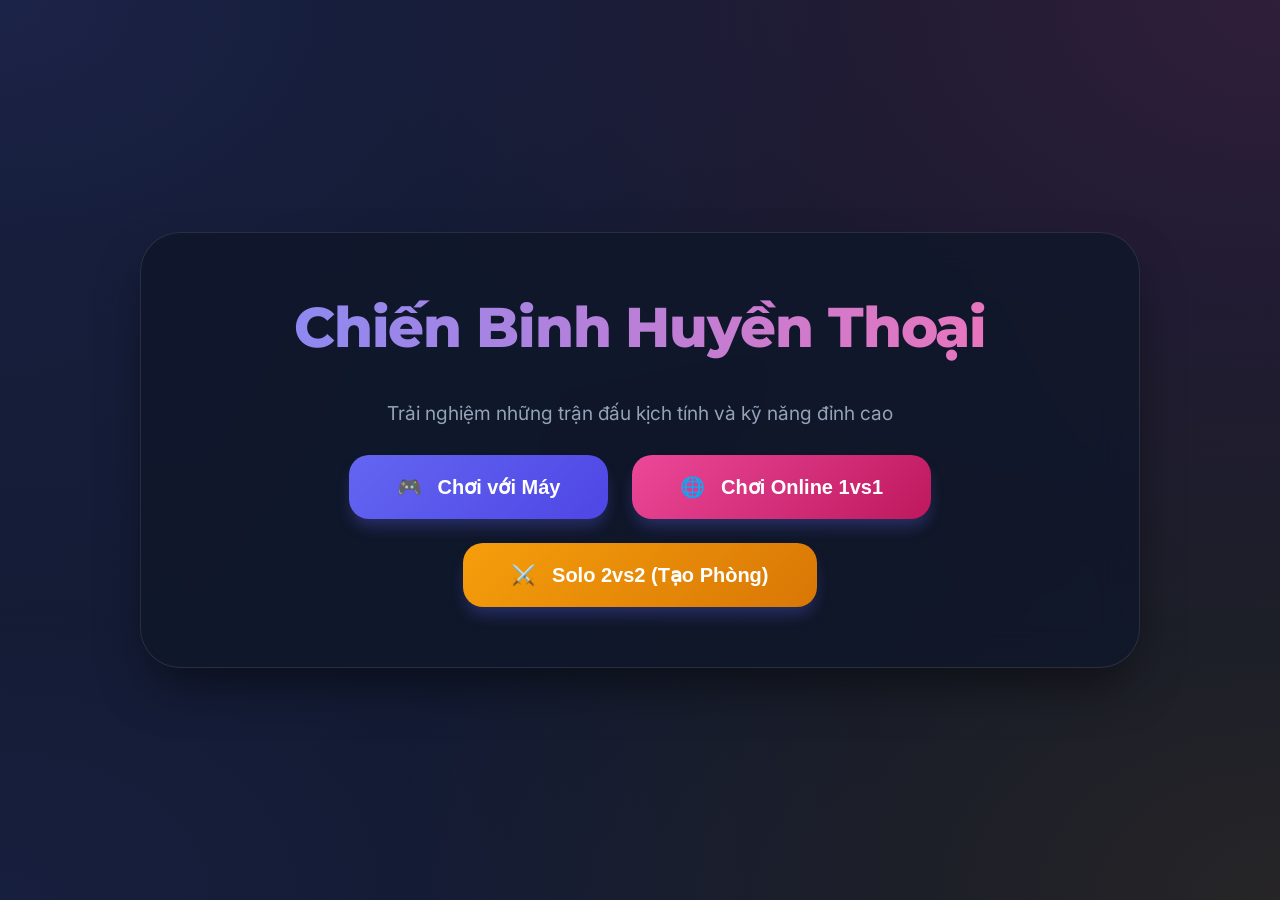
<file: index.html>
<!DOCTYPE html>
<html lang="vi">
<head>
    <meta charset="UTF-8">
    <meta name="viewport" content="width=device-width, initial-scale=1.0, maximum-scale=1.0, user-scalable=no">
    <meta name="mobile-web-app-capable" content="yes">
    <meta name="apple-mobile-web-app-capable" content="yes">
    <title>Trò Chơi Chiến Đấu</title>
    <link rel="stylesheet" href="css/style.css">
</head>
<body>
    <div class="container">
        <div class="header-section">
            <h1>Chiến Binh Huyền Thoại</h1>
            <p class="subtitle">Trải nghiệm những trận đấu kịch tính và kỹ năng đỉnh cao</p>
        </div>
        <div class="menu">
            <button class="menu-btn primary-btn" onclick="selectMode('ai')">
                <span class="btn-icon">🎮</span> Chơi với Máy
            </button>
            <button class="menu-btn secondary-btn" onclick="selectMode('online')">
                <span class="btn-icon">🌐</span> Chơi Online 1vs1
            </button>
            <button class="menu-btn accent-btn" onclick="selectMode('online-2vs2')">
                <span class="btn-icon">⚔️</span> Solo 2vs2 (Tạo Phòng)
            </button>
        </div>
    </div>
    <script>
        function selectMode(mode) {
            localStorage.setItem('gameMode', mode);
            window.location.href = 'class-select.html';
        }
    </script>
</body>
</html>
</file>
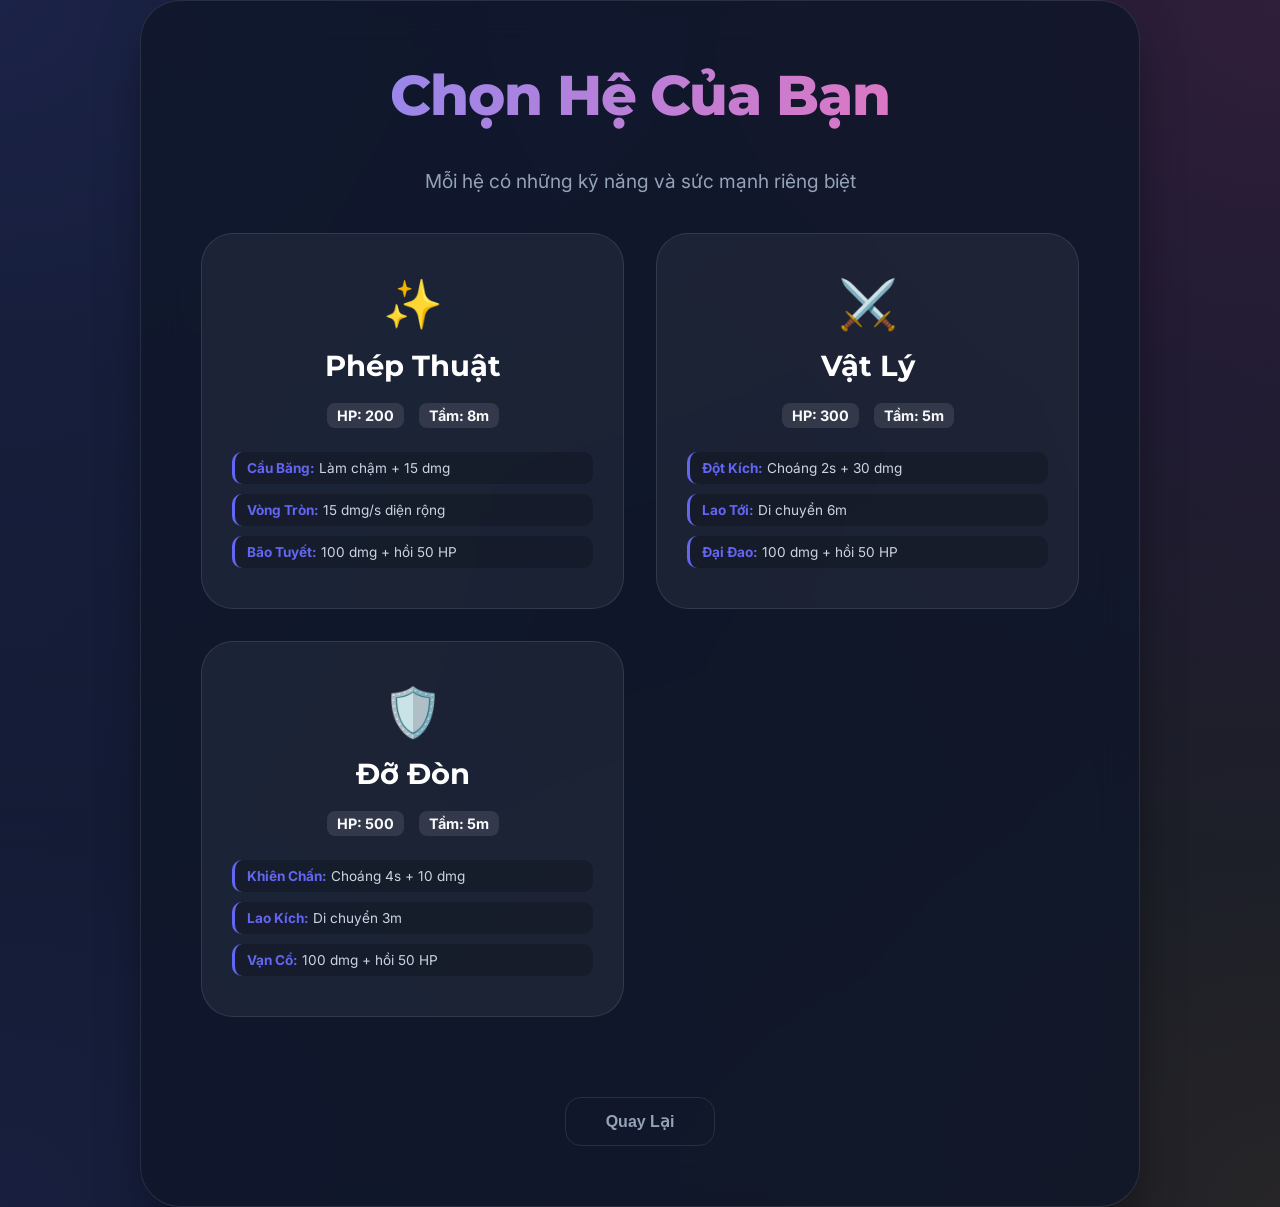
<file: class-select.html>
<!DOCTYPE html>
<html lang="vi">
<head>
    <meta charset="UTF-8">
    <meta name="viewport" content="width=device-width, initial-scale=1.0, maximum-scale=1.0, user-scalable=no">
    <meta name="mobile-web-app-capable" content="yes">
    <meta name="apple-mobile-web-app-capable" content="yes">
    <title>Chọn Hệ</title>
    <link rel="stylesheet" href="css/style.css">
</head>
<body>
    <div class="container">
        <div class="header-section">
            <h1>Chọn Hệ Của Bạn</h1>
            <p class="subtitle">Mỗi hệ có những kỹ năng và sức mạnh riêng biệt</p>
        </div>

        <div id="online-room-section" class="room-section hidden">
            <div class="room-controls">
                <input type="text" id="roomIdInput" placeholder="Nhập mã phòng..." class="room-input">
                <div class="room-btns">
                    <button class="room-btn create" onclick="createRoom()">Tạo Phòng</button>
                    <button class="room-btn join" onclick="goToRoom()">Vào Phòng</button>
                </div>
                <p id="roomStatus" class="room-status"></p>
            </div>
        </div>

        <div id="classSelectionSection" class="class-selection">
            <div class="class-card magic" onclick="selectClass('magic')">
                <div class="class-icon">✨</div>
                <h2>Phép Thuật</h2>
                <div class="stats">
                    <span>HP: 200</span>
                    <span>Tầm: 8m</span>
                </div>
                <div class="skills">
                    <small><span class="skill-name">Cầu Băng:</span> Làm chậm + 15 dmg</small>
                    <small><span class="skill-name">Vòng Tròn:</span> 15 dmg/s diện rộng</small>
                    <small><span class="skill-name">Bão Tuyết:</span> 100 dmg + hồi 50 HP</small>
                </div>
            </div>
            <div class="class-card physical" onclick="selectClass('physical')">
                <div class="class-icon">⚔️</div>
                <h2>Vật Lý</h2>
                <div class="stats">
                    <span>HP: 300</span>
                    <span>Tầm: 5m</span>
                </div>
                <div class="skills">
                    <small><span class="skill-name">Đột Kích:</span> Choáng 2s + 30 dmg</small>
                    <small><span class="skill-name">Lao Tới:</span> Di chuyển 6m</small>
                    <small><span class="skill-name">Đại Đao:</span> 100 dmg + hồi 50 HP</small>
                </div>
            </div>
            <div class="class-card tank" onclick="selectClass('tank')">
                <div class="class-icon">🛡️</div>
                <h2>Đỡ Đòn</h2>
                <div class="stats">
                    <span>HP: 500</span>
                    <span>Tầm: 5m</span>
                </div>
                <div class="skills">
                    <small><span class="skill-name">Khiên Chấn:</span> Choáng 4s + 10 dmg</small>
                    <small><span class="skill-name">Lao Kích:</span> Di chuyển 3m</small>
                    <small><span class="skill-name">Vạn Cổ:</span> 100 dmg + hồi 50 HP</small>
                </div>
            </div>
        </div>
        <button class="back-btn" onclick="history.back()">Quay Lại</button>
    </div>
    <script>
        const gameMode = localStorage.getItem('gameMode');
        const roomSection = document.getElementById('online-room-section');
        const statusEl = document.getElementById('roomStatus');
        const roomIdInput = document.getElementById('roomIdInput');

        if (gameMode && gameMode.startsWith('online')) {
            const hasJoinedRoom = document.referrer.includes('room.html');
            
            if (hasJoinedRoom) {
                // Nếu quay lại từ trang Phòng, hiện chọn class
                roomSection.classList.add('hidden');
                document.getElementById('classSelectionSection').classList.remove('hidden');
                document.querySelector('.header-section h1').textContent = "Chọn Hệ Của Bạn";
            } else {
                // Nếu từ index qua, bắt nhập phòng trước
                roomSection.classList.remove('hidden');
                document.getElementById('classSelectionSection').classList.add('hidden');
                document.querySelector('.header-section h1').textContent = "Thiết Lập Phòng";
            }
        }

        function createRoom() {
            const id = Math.random().toString(36).substr(2, 6).toUpperCase();
            roomIdInput.value = id;
            statusEl.textContent = "Mã phòng mới: " + id + ". Nhấn 'Vào Phòng' để tiếp tục!";
            localStorage.setItem('onlineRoomId', id);
            localStorage.setItem('isHost', 'true');
        }

        function goToRoom() {
            const id = roomIdInput.value.trim().toUpperCase();
            if (id.length < 4) {
                statusEl.textContent = "Vui lòng nhập mã phòng hợp lệ!";
                return;
            }
            
            // Nếu người dùng tự nhập mã (không qua nút Tạo Phòng), thì họ là Khách
            if (localStorage.getItem('onlineRoomId') !== id) {
                localStorage.setItem('isHost', 'false');
            }
            
            localStorage.setItem('onlineRoomId', id);
            console.log("Đang chuyển hướng sang room.html...");
            window.location.href = 'room.html';
        }

        // Xóa bỏ hàm joinRoom() cũ không dùng tới để tránh nhầm lẫn
        function selectClass(classType) {
            localStorage.setItem('playerClass', classType);
            window.location.href = 'game.html';
        }
    </script>
</body>
</html>
</file>
<file: css/style.css>
@import url('https://fonts.googleapis.com/css2?family=Inter:wght@400;600;700;800&family=Montserrat:wght@700;800&display=swap');

* {
    margin: 0;
    padding: 0;
    box-sizing: border-box;
    -webkit-tap-highlight-color: transparent;
}

:root {
    --primary: #6366f1;
    --primary-hover: #4f46e5;
    --secondary: #ec4899;
    --accent: #f59e0b;
    --bg-dark: #0f172a;
    --glass: rgba(255, 255, 255, 0.05);
    --glass-border: rgba(255, 255, 255, 0.1);
    --text-main: #f8fafc;
    --text-muted: #94a3b8;
}

body {
    font-family: 'Inter', sans-serif;
    background: var(--bg-dark);
    background-image: 
        radial-gradient(at 0% 0%, rgba(99, 102, 241, 0.15) 0, transparent 50%),
        radial-gradient(at 100% 0%, rgba(236, 72, 153, 0.15) 0, transparent 50%),
        radial-gradient(at 100% 100%, rgba(245, 158, 11, 0.1) 0, transparent 50%),
        radial-gradient(at 0% 100%, rgba(99, 102, 241, 0.1) 0, transparent 50%);
    min-height: 100vh;
    display: flex;
    justify-content: center;
    align-items: center;
    overflow-x: hidden;
    color: var(--text-main);
}

.container {
    text-align: center;
    background: rgba(15, 23, 42, 0.8);
    backdrop-filter: blur(20px);
    -webkit-backdrop-filter: blur(20px);
    padding: 60px;
    border-radius: 40px;
    border: 1px solid var(--glass-border);
    box-shadow: 0 25px 50px -12px rgba(0, 0, 0, 0.5);
    width: 90%;
    max-width: 1000px;
    animation: slideUp 0.8s cubic-bezier(0.16, 1, 0.3, 1);
}

@keyframes slideUp {
    from { opacity: 0; transform: translateY(40px); }
    to { opacity: 1; transform: translateY(0); }
}

h1 {
    font-family: 'Montserrat', sans-serif;
    font-size: 3.5rem;
    font-weight: 800;
    margin-bottom: 50px;
    background: linear-gradient(to right, #818cf8, #f472b6);
    -webkit-background-clip: text;
    -webkit-text-fill-color: transparent;
    letter-spacing: -0.02em;
}

.menu {
    display: flex;
    gap: 24px;
    justify-content: center;
    flex-wrap: wrap;
}

.menu-btn {
    padding: 20px 48px;
    font-size: 1.25rem;
    font-weight: 700;
    color: white;
    background: var(--primary);
    border: none;
    border-radius: 20px;
    cursor: pointer;
    transition: all 0.4s cubic-bezier(0.4, 0, 0.2, 1);
    box-shadow: 0 10px 15px -3px rgba(99, 102, 241, 0.3);
    position: relative;
    overflow: hidden;
}

.menu-btn:hover {
    transform: translateY(-4px) scale(1.02);
    background: var(--primary-hover);
    box-shadow: 0 20px 25px -5px rgba(99, 102, 241, 0.4);
}

.menu-btn:active {
    transform: translateY(0);
}

.class-selection {
    display: grid;
    grid-template-columns: repeat(auto-fit, minmax(280px, 1fr));
    gap: 32px;
    margin: 40px 0;
}

.class-card {
    background: var(--glass);
    padding: 40px 30px;
    border-radius: 32px;
    border: 1px solid var(--glass-border);
    cursor: pointer;
    transition: all 0.5s cubic-bezier(0.4, 0, 0.2, 1);
    position: relative;
    overflow: hidden;
}

.class-card::after {
    content: '';
    position: absolute;
    inset: 0;
    background: linear-gradient(135deg, rgba(255,255,255,0.1), transparent);
    opacity: 0;
    transition: opacity 0.3s;
}

.class-card:hover {
    background: rgba(255, 255, 255, 0.08);
    transform: translateY(-12px);
    border-color: var(--primary);
    box-shadow: 0 20px 40px rgba(0,0,0,0.3);
}

.class-card:hover::after {
    opacity: 1;
}

.class-card h2 {
    font-family: 'Montserrat', sans-serif;
    color: #fff;
    margin-bottom: 20px;
    font-size: 1.8rem;
}

.class-card p {
    color: var(--text-muted);
    font-weight: 600;
    margin-bottom: 8px;
}

.skills {
    margin-top: 24px;
    display: flex;
    flex-direction: column;
    gap: 10px;
    text-align: left;
}

.skills small {
    background: rgba(0,0,0,0.2);
    padding: 8px 12px;
    border-radius: 10px;
    font-size: 0.85rem;
    color: #cbd5e1;
    border-left: 3px solid var(--primary);
}

.back-btn {
    margin-top: 40px;
    padding: 14px 40px;
    background: transparent;
    color: var(--text-muted);
    border: 1px solid var(--glass-border);
    border-radius: 16px;
    cursor: pointer;
    font-size: 1rem;
    font-weight: 600;
    transition: all 0.3s;
}

.back-btn:hover {
    color: #fff;
    background: var(--glass);
    border-color: #fff;
}

/* Game Interface */
.game-container {
    display: flex;
    flex-direction: column;
    align-items: center;
    gap: 30px;
    padding: 40px;
    width: 100%;
    max-width: 1200px;
}

.game-info {
    display: flex;
    justify-content: space-between;
    width: 100%;
    gap: 40px;
    background: var(--glass);
    padding: 30px;
    border-radius: 30px;
    border: 1px solid var(--glass-border);
}

.player-info, .enemy-info {
    flex: 1;
}

h3 {
    margin-bottom: 12px;
    font-size: 1.1rem;
    color: var(--text-muted);
    text-transform: uppercase;
    letter-spacing: 0.1em;
}

.hp-bar {
    height: 14px;
    background: rgba(0,0,0,0.3);
    border-radius: 10px;
    overflow: hidden;
    margin-bottom: 10px;
    border: 1px solid rgba(255,255,255,0.05);
}

.hp-fill {
    height: 100%;
    background: linear-gradient(to right, #ef4444, #f87171);
    width: 100%;
    transition: width 0.4s cubic-bezier(0.4, 0, 0.2, 1);
    box-shadow: 0 0 10px rgba(239, 68, 68, 0.5);
}

#gameCanvas {
    background: #020617;
    border-radius: 32px;
    box-shadow: 0 0 50px rgba(0,0,0,0.5), 0 0 0 1px var(--glass-border);
    max-width: 100%;
    height: auto;
}

.controls {
    display: grid;
    grid-template-columns: repeat(2, 1fr);
    gap: 16px;
    width: 100%;
    max-width: 600px;
}

@media (min-width: 768px) {
    .controls {
        grid-template-columns: repeat(4, 1fr);
    }
}

.skill-btn {
    padding: 16px;
    background: var(--glass);
    border: 1px solid var(--glass-border);
    color: white;
    border-radius: 20px;
    cursor: pointer;
    font-weight: 700;
    transition: all 0.3s;
    font-size: 0.9rem;
}

.skill-btn:hover {
    background: var(--primary);
    border-color: var(--primary);
    transform: translateY(-2px);
}

.skill-btn:active {
    transform: scale(0.95);
}

.skill-btn:disabled {
    opacity: 0.5;
    cursor: not-allowed;
    background: #1e293b;
}

.game-over {
    position: fixed;
    inset: 0;
    background: rgba(15, 23, 42, 0.9);
    backdrop-filter: blur(10px);
    display: flex;
    flex-direction: column;
    justify-content: center;
    align-items: center;
    z-index: 100;
    animation: fadeIn 0.5s;
}

.game-over.hidden {
    display: none;
}

.game-over h2 {
    font-size: 4rem;
    margin-bottom: 30px;
    font-family: 'Montserrat', sans-serif;
}

.game-over button {
    padding: 18px 48px;
    font-size: 1.5rem;
    background: var(--primary);
    color: white;
    border: none;
    border-radius: 20px;
    cursor: pointer;
    font-weight: 800;
}

/* Joysticks and Mobile controls */
.movement-controls {
    display: none;
}

@media (max-width: 1024px) {
    .movement-controls {
        display: flex;
        flex-direction: column;
        align-items: center;
        gap: 10px;
    }
}

.move-btn {
    width: 60px;
    height: 60px;
    background: var(--glass);
    border: 1px solid var(--glass-border);
    color: white;
    border-radius: 15px;
    font-size: 24px;
}

.joystick-container {
    position: fixed;
    bottom: 40px;
    left: 40px;
    width: 150px;
    height: 150px;
    background: rgba(255,255,255,0.05);
    border-radius: 50%;
    display: none;
}

@media (max-width: 1024px) {
    .joystick-container {
        display: block;
    }
}

.header-section {
    margin-bottom: 30px;
}

.room-section {
    margin-bottom: 40px;
    background: rgba(255,255,255,0.05);
    padding: 25px;
    border-radius: 24px;
    border: 1px solid var(--glass-border);
}

.room-section.hidden {
    display: none;
}

.room-controls {
    display: flex;
    flex-direction: column;
    gap: 15px;
    align-items: center;
}

.room-input {
    padding: 12px 20px;
    border-radius: 12px;
    border: 1px solid var(--glass-border);
    background: rgba(0,0,0,0.2);
    color: white;
    font-size: 1.1rem;
    width: 100%;
    max-width: 300px;
    text-align: center;
}

.room-btns {
    display: flex;
    gap: 10px;
}

.room-btn {
    padding: 10px 25px;
    border-radius: 10px;
    border: none;
    cursor: pointer;
    font-weight: 700;
    transition: all 0.3s;
}

.room-btn.create { background: var(--primary); color: white; }
.room-btn.join { background: var(--secondary); color: white; }
.room-btn:hover { transform: translateY(-2px); opacity: 0.9; }

.room-status {
    font-size: 0.9rem;
    color: var(--accent);
    margin-top: 5px;
}

.subtitle {
    color: var(--text-muted);
    font-size: 1.2rem;
    margin-top: -10px;
}

.btn-icon {
    margin-right: 10px;
}

.primary-btn {
    background: linear-gradient(135deg, #6366f1 0%, #4f46e5 100%);
}

.secondary-btn {
    background: linear-gradient(135deg, #ec4899 0%, #be185d 100%);
}

.accent-btn {
    background: linear-gradient(135deg, #f59e0b 0%, #d97706 100%);
}

.class-icon {
    font-size: 3rem;
    margin-bottom: 15px;
}

.stats {
    display: flex;
    justify-content: center;
    gap: 15px;
    margin-bottom: 20px;
    font-size: 0.9rem;
    font-weight: 700;
}

.stats span {
    background: rgba(255,255,255,0.1);
    padding: 4px 10px;
    border-radius: 8px;
}

.skill-name {
    color: var(--primary);
    font-weight: 700;
}

.magic:hover { border-color: #60a5fa; box-shadow: 0 0 30px rgba(96, 165, 250, 0.3); }
.physical:hover { border-color: #f87171; box-shadow: 0 0 30px rgba(248, 113, 113, 0.3); }
.tank:hover { border-color: #fbbf24; box-shadow: 0 0 30px rgba(251, 191, 36, 0.3); }

.skill-btn {
    display: flex;
    flex-direction: column;
    align-items: center;
    gap: 8px;
    padding: 12px;
}

.skill-key {
    background: rgba(255,255,255,0.2);
    width: 32px;
    height: 32px;
    display: flex;
    align-items: center;
    justify-content: center;
    border-radius: 8px;
    font-size: 1rem;
    font-weight: 800;
}

.skill-label {
    font-size: 0.8rem;
    font-weight: 600;
    opacity: 0.9;
}

/* Custom Scrollbar */
</file>
